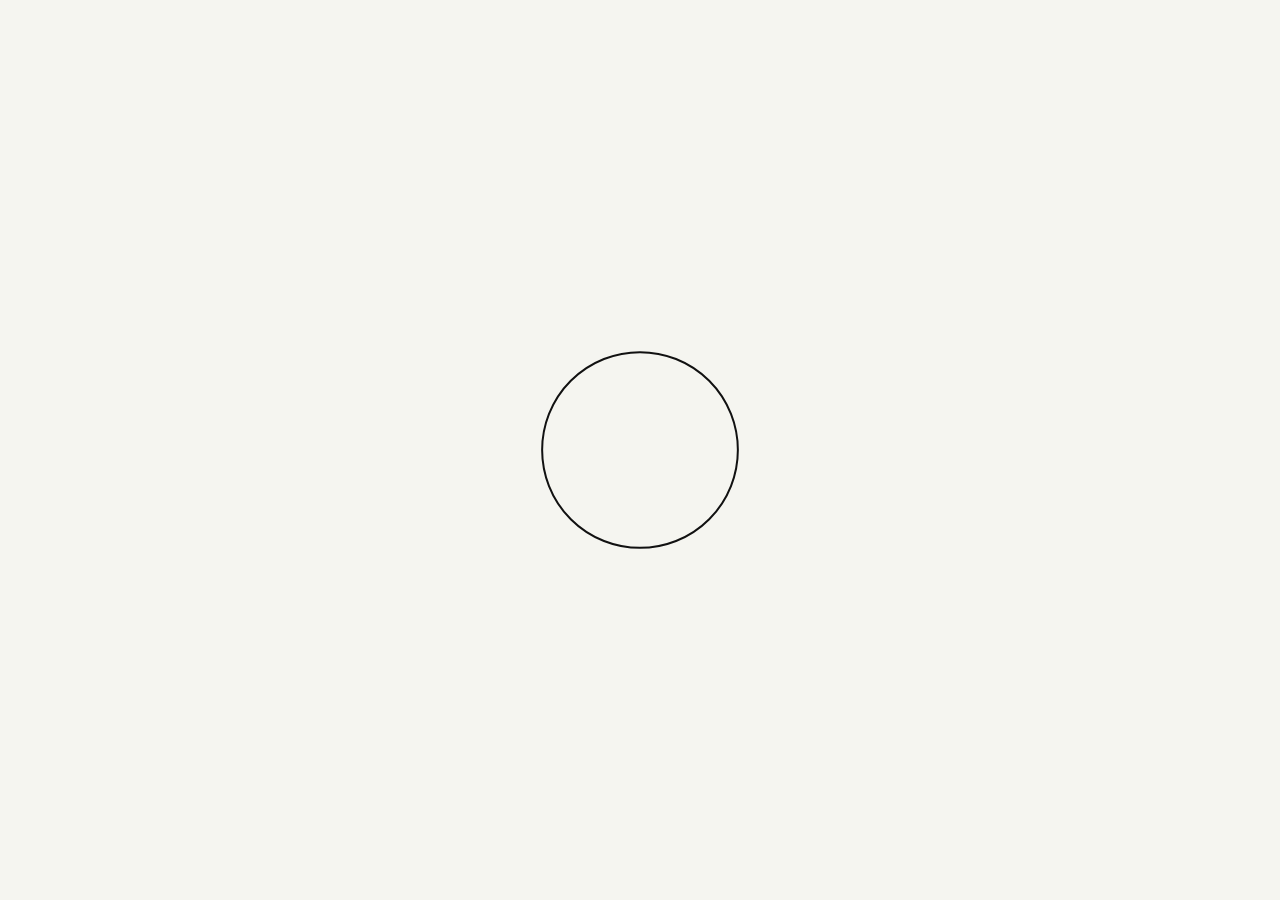
<file: index.html>
<!DOCTYPE html>
<html lang="en">
<head>
  <meta charset="UTF-8" />
  <meta name="viewport" content="width=device-width, initial-scale=1.0" />
  <title>Reusable Studio Engine</title>
  <link rel="stylesheet" href="style.css" />
</head>
<body>
  <canvas id="scene"></canvas>
  <script type="module" src="main.js"></script>
</body>
</html>
</file>
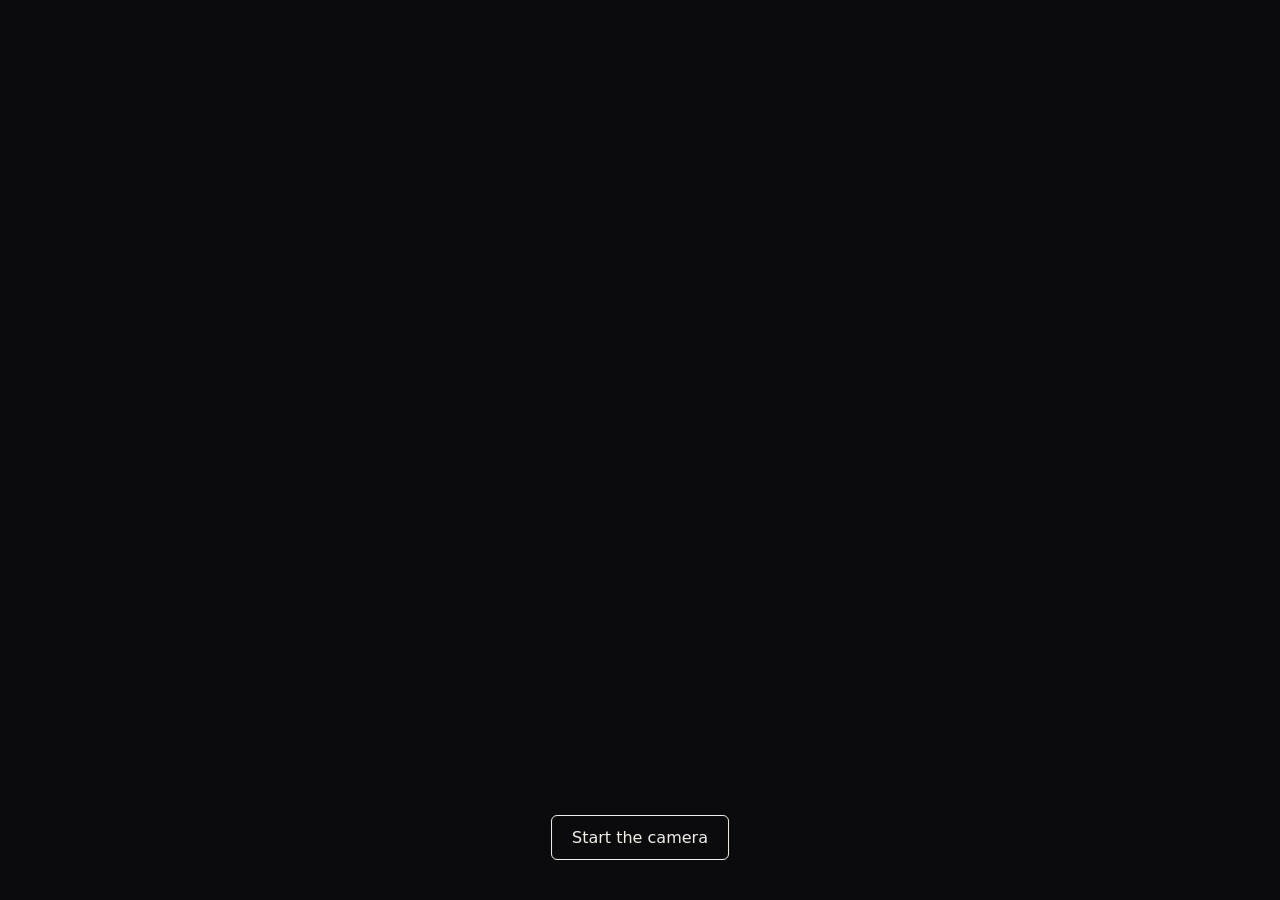
<file: sensor-layer/index.html>
<!doctype html>
<html lang="en">
<head>
  <meta charset="utf-8">
  <meta name="viewport" content="width=device-width, initial-scale=1">
  <title>Held</title>
  <link rel="icon" href="data:,">
  <style>
    html, body { margin: 0; height: 100%; background: #0b0b0d; overflow: hidden; }
    #piece { position: fixed; inset: 0; width: 100vw; height: 100vh; }
    #camera { position: fixed; right: 12px; bottom: 12px; width: 200px; transform: scaleX(-1);
              border-radius: 4px; opacity: 0; pointer-events: none; }
    #camera.shown { opacity: 1; }
    #start { position: fixed; left: 50%; bottom: 40px; transform: translateX(-50%);
             font: 16px/1.2 system-ui, sans-serif; padding: 12px 20px; border-radius: 6px;
             border: 1px solid #f2efe9; background: transparent; color: #f2efe9; cursor: pointer; }
    #start:disabled { opacity: 0.6; cursor: wait; }
    pre { position: fixed; margin: 0; padding: 10px 12px; font: 12px/1.45 ui-monospace, Menlo, monospace;
          color: #f2efe9; background: rgba(0, 0, 0, 0.7); border-radius: 4px; white-space: pre; }
    #readout { left: 12px; top: 12px; }
    #scores { right: 12px; top: 12px; max-height: calc(100vh - 24px); overflow: auto; }
  </style>
</head>
<body>
  <canvas id="piece"></canvas>
  <video id="camera" playsinline muted></video>
  <button id="start">Start the camera</button>
  <pre id="readout" hidden></pre>
  <pre id="scores" hidden></pre>

  <!-- Order matters: the table first, then the fake sensor, then the piece. -->
  <script src="table.js"></script>
  <script src="fake-sense.js"></script>
  <script src="piece.js"></script>
  <script type="module" src="sense.js"></script>
</body>
</html>
</file>
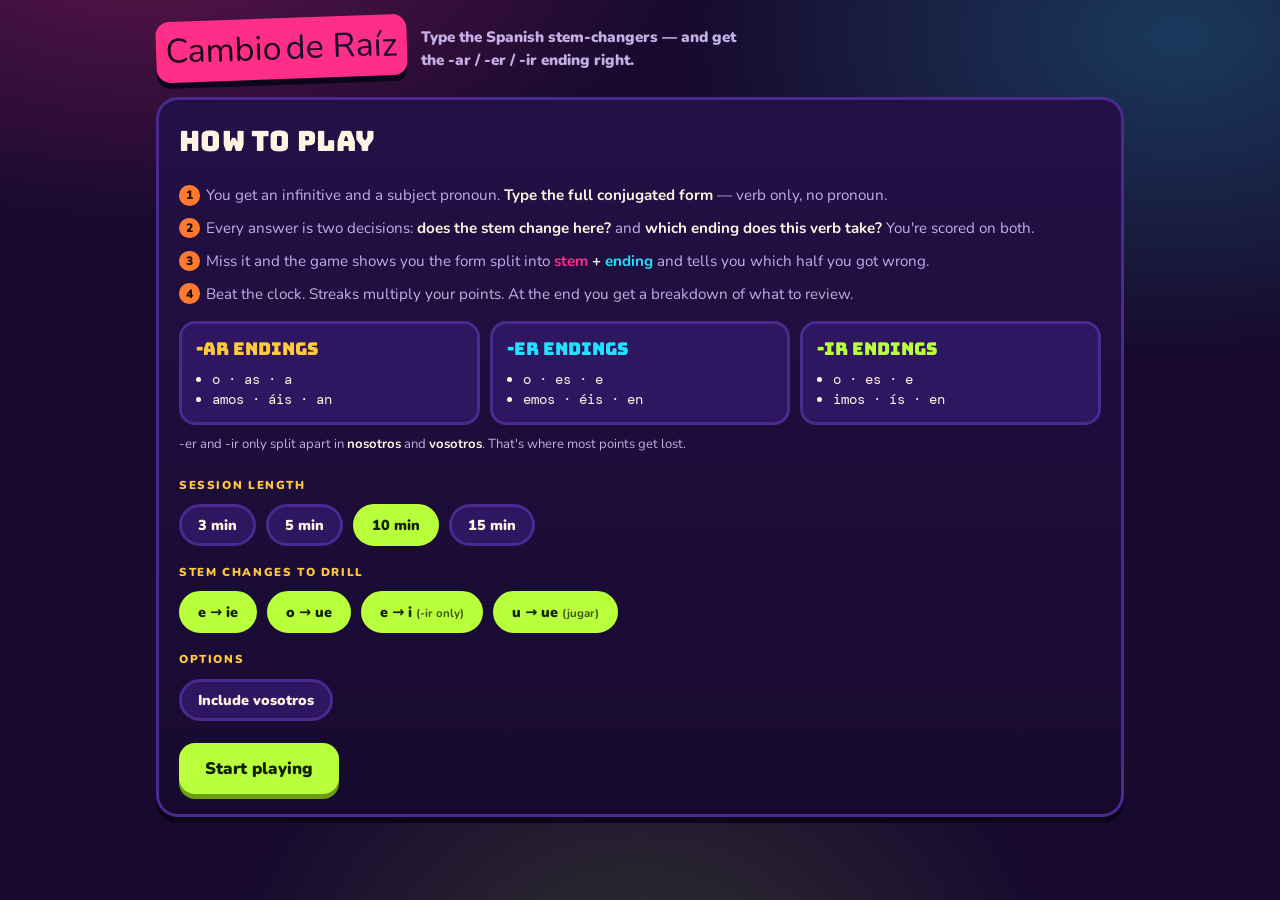
<file: stem-changer-game/index.html>
<!doctype html>
<html lang="en">
<head>
<meta charset="utf-8">
<meta name="viewport" content="width=device-width, initial-scale=1, viewport-fit=cover">
<title>Cambio de Raíz — Spanish Stem-Changer Game</title>
<meta name="description" content="A single-player game for practicing Spanish stem-changing verbs. Type the conjugated form and get the -ar, -er, or -ir ending right.">
<meta name="color-scheme" content="dark">
<meta property="og:title" content="Cambio de Raíz">
<meta property="og:description" content="Type Spanish stem-changers against the clock — and get the -ar / -er / -ir ending right.">
<meta property="og:type" content="website">
<link rel="icon" href="data:image/svg+xml,%3Csvg xmlns='http://www.w3.org/2000/svg' viewBox='0 0 100 100'%3E%3Crect width='100' height='100' rx='22' fill='%23170a2e'/%3E%3Ctext x='50' y='72' font-size='64' font-family='Georgia,serif' font-weight='bold' text-anchor='middle' fill='%23FF2E88'%3E%C3%B1%3C/text%3E%3C/svg%3E">
<link rel="preconnect" href="https://fonts.googleapis.com">
<link rel="preconnect" href="https://fonts.gstatic.com" crossorigin>
<link rel="stylesheet" href="https://fonts.googleapis.com/css2?family=Bungee&family=Nunito:ital,wght@0,400;0,700;0,900;1,700&family=DM+Mono:wght@400;500&display=swap">
<style>
  :root{
    color-scheme: dark;
    --ink:#170a2e;
    --ink2:#231046;
    --ink3:#2f1660;
    --line:#4a2a8f;
    --cream:#FFF3E2;
    --dim:#c3aee6;
    --magenta:#FF2E88;
    --lime:#B8FF3C;
    --cyan:#22E1FF;
    --gold:#FFC93C;
    --orange:#FF7A2F;
    --shadow: 0 6px 0 #0d0519;
  }
  *{box-sizing:border-box}
  html,body{margin:0;height:100%}
  img{max-width:100%}
  :root{padding-top:env(safe-area-inset-top,0px);padding-bottom:env(safe-area-inset-bottom,0px)}
  body{
    background:
      radial-gradient(900px 500px at 12% -8%, rgba(255,46,136,.30), transparent 60%),
      radial-gradient(800px 520px at 92% 4%, rgba(34,225,255,.22), transparent 62%),
      radial-gradient(700px 600px at 50% 112%, rgba(184,255,60,.16), transparent 60%),
      var(--ink);
    color:var(--cream);
    font-family:"Nunito", ui-rounded, "Segoe UI", system-ui, sans-serif;
    font-size:16px;
    line-height:1.5;
    min-height:100%;
  }
  .wrap{max-width:1000px;margin:0 auto;padding-inline:16px;padding-block:18px 40px}
  h1,h2,h3,.disp{font-family:"Bungee", "Nunito", system-ui, sans-serif;font-weight:400;letter-spacing:.01em;text-wrap:balance;margin:0}
  .mono{font-family:"DM Mono", ui-monospace, Menlo, monospace}
  button{font-family:inherit;font-size:1rem;cursor:pointer;border:0}
  button:focus-visible, input:focus-visible{outline:3px solid var(--cyan);outline-offset:3px}
  [hidden]{display:none !important}

  /* ---------- masthead ---------- */
  .top{display:flex;align-items:center;gap:14px;flex-wrap:wrap;margin-bottom:18px}
  .logo{
    display:inline-flex;align-items:baseline;gap:.4ch;
    background:var(--magenta);color:#1a0616;
    padding:.32em .6em;border-radius:14px;box-shadow:var(--shadow);
    transform:rotate(-2deg);
  }
  .logo .a{font-size:clamp(22px,5vw,34px)}
  .logo .b{font-size:clamp(22px,5vw,34px);color:var(--ink)}
  .tagline{font-weight:900;color:var(--dim);font-size:.95rem;max-width:36ch}

  .panel{
    background:linear-gradient(180deg, var(--ink2), var(--ink));
    border:3px solid var(--line);border-radius:22px;
    padding:20px;box-shadow:var(--shadow);
  }

  /* ---------- setup ---------- */
  .fld{display:block;font-weight:900;font-size:.72rem;letter-spacing:.14em;text-transform:uppercase;color:var(--gold);margin-bottom:6px}
  .chips{display:flex;gap:10px;flex-wrap:wrap;margin-top:10px}
  .chip{
    background:var(--ink3);color:var(--cream);border:3px solid var(--line);
    border-radius:999px;padding:8px 16px;font-weight:900;font-size:.9rem;
  }
  .chip[aria-pressed="true"]{background:var(--lime);color:#14210a;border-color:var(--lime)}
  .chip .sm{font-weight:700;opacity:.75;font-size:.8em}
  .btn{
    background:var(--lime);color:#14210a;border-radius:16px;
    padding:14px 26px;font-weight:900;font-size:1.05rem;
    box-shadow:0 5px 0 #6d9c15;transition:transform .08s, box-shadow .08s;
  }
  .btn:active{transform:translateY(4px);box-shadow:0 1px 0 #6d9c15}
  .btn.ghost{background:transparent;color:var(--cream);border:3px solid var(--line);box-shadow:none;padding:11px 20px}
  .btn.small{padding:9px 16px;font-size:.9rem;box-shadow:0 4px 0 #6d9c15}
  .btn.ghost.small{box-shadow:none}

  .how{margin-top:22px;display:grid;gap:10px;font-size:.95rem;color:var(--dim)}
  .how b{color:var(--cream)}
  .num{display:inline-grid;place-items:center;width:1.7em;height:1.7em;border-radius:50%;background:var(--orange);color:#210c02;font-weight:900;font-size:.76rem;margin-right:.55em;vertical-align:1px}
  .endtable{display:grid;grid-template-columns:repeat(3,1fr);gap:10px;margin-top:16px}
  @media (max-width:560px){.endtable{grid-template-columns:1fr}}
  .endcard{border:3px solid var(--line);border-radius:16px;padding:12px 14px;background:var(--ink3)}
  .endcard h4{margin:0 0 6px;font-family:"Bungee",sans-serif;font-weight:400;font-size:1.1rem;color:var(--gold)}
  .endcard.er h4{color:var(--cyan)}
  .endcard.ir h4{color:var(--lime)}
  .endcard ul{margin:0;padding-left:16px;font-family:"DM Mono",monospace;font-size:.86rem;color:var(--cream)}

  /* ---------- hud ---------- */
  .hud{display:flex;gap:12px;align-items:stretch;flex-wrap:wrap;margin-bottom:14px}
  .hudbox{background:var(--ink2);border:3px solid var(--line);border-radius:16px;padding:10px 16px;min-width:100px}
  .hudlab{font-size:.64rem;letter-spacing:.16em;text-transform:uppercase;color:var(--dim);font-weight:900}
  .hudval{font-size:1.5rem;font-weight:900;font-variant-numeric:tabular-nums}
  .hudbox.clock .hudval{color:var(--gold)}
  .hudbox.clock.low{border-color:var(--magenta)}
  .hudbox.clock.low .hudval{color:var(--magenta)}
  .hudbox.sc .hudval{color:var(--lime)}

  /* ---------- play ---------- */
  .stage{display:grid;grid-template-columns:1fr 290px;gap:16px;align-items:start}
  @media (max-width:820px){.stage{grid-template-columns:1fr}}

  .verbcard{position:relative;overflow:hidden}
  .verbcard::after{
    content:"";position:absolute;inset:auto -30% -60% -30%;height:150px;
    background:radial-gradient(closest-side, rgba(255,201,60,.18), transparent);
    pointer-events:none;
  }
  .tags{display:flex;gap:8px;flex-wrap:wrap;align-items:center}
  .kind{display:inline-block;background:var(--gold);color:#2b1a00;font-weight:900;
    padding:5px 12px;border-radius:999px;font-size:.78rem;letter-spacing:.06em}
  .kind.i{background:var(--cyan);color:#052229}
  .kind.e{background:var(--orange);color:#210c02}
  .kind.u{background:var(--lime);color:#14210a}
  .tag2{background:var(--ink3);border:2px solid var(--line);color:var(--cream);font-weight:900;
    padding:4px 11px;border-radius:999px;font-size:.76rem;letter-spacing:.06em}
  .inf{font-size:clamp(38px,9vw,64px);line-height:1;margin:12px 0 4px}
  .inf .hot{color:var(--magenta)}
  .gloss{color:var(--dim);font-style:italic;font-weight:700}
  .ask{margin-top:18px;font-size:1rem;font-weight:900;color:var(--dim)}
  .subj{display:inline-block;background:var(--ink3);border:3px dashed var(--lime);color:var(--lime);
    border-radius:14px;padding:6px 16px;font-size:clamp(20px,4.6vw,30px);font-family:"Bungee",sans-serif;margin-top:6px}
  .subjen{color:var(--dim);font-size:.85rem;font-weight:700;margin-top:6px}

  .answer{display:flex;gap:10px;margin-top:16px;flex-wrap:wrap}
  #resp{flex:1 1 220px;width:100%;background:var(--ink3);color:var(--cream);
    border:3px solid var(--cyan);border-radius:14px;padding:12px 14px;
    font-size:clamp(20px,5vw,30px);font-family:"DM Mono",monospace;font-weight:500;
    text-align:center;letter-spacing:.02em}
  .accents{display:flex;gap:6px;flex-wrap:wrap;margin-top:10px}
  .akey{background:var(--ink3);border:2px solid var(--line);color:var(--cream);border-radius:10px;
    width:40px;height:38px;font-size:1.05rem;font-weight:700;font-family:"DM Mono",monospace}
  .akey:active{background:var(--gold);color:#2b1a00}
  .hint{font-size:.82rem;color:var(--dim);margin-top:8px}

  .verdict{margin-top:16px;border-radius:16px;padding:14px 16px;border:3px solid;font-weight:700}
  .verdict.ok{border-color:var(--lime);background:rgba(184,255,60,.12)}
  .verdict.near{border-color:var(--gold);background:rgba(255,201,60,.12)}
  .verdict.no{border-color:var(--magenta);background:rgba(255,46,136,.12)}
  .verdict .vhead{font-family:"Bungee",sans-serif;font-size:1.2rem;display:block;margin-bottom:4px}
  .built{font-family:"DM Mono",monospace;font-size:clamp(20px,5vw,30px);margin:8px 0 4px}
  .built .stem{color:var(--magenta)}
  .built .end{color:var(--cyan)}
  .built .plus{color:var(--dim);font-size:.6em;padding:0 .2em}
  .legend{font-size:.7rem;letter-spacing:.1em;text-transform:uppercase;font-weight:900;color:var(--dim)}
  .legend .s{color:var(--magenta)}
  .legend .e{color:var(--cyan)}
  .why{font-size:.95rem;color:var(--dim);margin-top:6px}
  .why b{color:var(--cream)}

  /* ---------- boot + helper ---------- */
  .bootlab{font-size:.64rem;letter-spacing:.16em;text-transform:uppercase;color:var(--dim);font-weight:900;margin-bottom:8px}
  .bootgrid{display:grid;grid-template-columns:1fr 1fr;gap:6px}
  .cell{background:var(--ink3);border:2px solid var(--line);border-radius:10px;padding:8px 10px;font-size:.8rem;font-weight:700;color:var(--dim)}
  .cell.in{background:rgba(255,46,136,.22);border-color:var(--magenta);color:var(--cream)}
  .cell.now{outline:3px solid var(--lime);outline-offset:1px}
  .cell small{display:block;color:var(--cream);font-size:.72rem;font-weight:900;letter-spacing:.04em;margin-bottom:2px}
  .cell.in small{color:var(--magenta)}
  .bootnote{font-size:.78rem;color:var(--dim);margin-top:10px}
  .side{display:grid;gap:12px}
  .endsnap{font-family:"DM Mono",monospace;font-size:.9rem;display:grid;gap:3px;margin-top:8px}
  .endsnap div{display:flex;justify-content:space-between;gap:10px;color:var(--dim)}
  .endsnap div.on{color:var(--lime);font-weight:500}
  .endsnap b{color:var(--cream);font-weight:500}
  .endsnap div.on b{color:var(--lime)}

  /* ---------- results ---------- */
  .big{font-size:clamp(34px,11vw,72px);line-height:.95;margin:6px 0 10px}
  .rainbow{background:linear-gradient(92deg,var(--magenta),var(--gold) 38%,var(--lime) 66%,var(--cyan));
    -webkit-background-clip:text;background-clip:text;color:transparent}
  .rescols{display:grid;grid-template-columns:1fr 1fr;gap:16px;margin-top:8px}
  @media (max-width:700px){.rescols{grid-template-columns:1fr}}
  .stat{display:flex;justify-content:space-between;border-bottom:2px dotted var(--line);padding:7px 0;font-weight:700}
  .stat span:last-child{font-variant-numeric:tabular-nums;font-weight:900}
  .subhead{font-weight:900;font-size:.72rem;letter-spacing:.14em;text-transform:uppercase;color:var(--gold);margin:16px 0 6px}
  .bar{display:grid;grid-template-columns:78px 1fr 46px;gap:10px;align-items:center;margin:6px 0;font-weight:900;font-size:.88rem}
  .bar .track{display:block;height:14px;background:var(--ink3);border-radius:999px;overflow:hidden;border:2px solid var(--line)}
  .bar .fill{display:block;height:100%;min-width:3px;background:var(--lime);border-radius:999px}
  .bar .fill.mid{background:var(--gold)}
  .bar .fill.low{background:var(--magenta)}
  .bar em{font-style:normal;font-family:"DM Mono",monospace;font-variant-numeric:tabular-nums;text-align:right}
  .misslist{margin:6px 0 0;padding-left:18px;color:var(--dim);font-size:.92rem}
  .misslist li{margin:3px 0}
  .misslist b{color:var(--cream);font-family:"DM Mono",monospace}
  .callout{margin-top:16px;border:3px solid var(--gold);background:rgba(255,201,60,.12);border-radius:16px;padding:14px 16px;font-weight:700}

  canvas#fx{position:fixed;inset:0;width:100%;height:100%;pointer-events:none;z-index:9}
  @media (prefers-reduced-motion: reduce){*{animation:none !important;transition:none !important}}
  @keyframes pop{0%{transform:scale(.86) rotate(-3deg)}60%{transform:scale(1.04) rotate(1deg)}100%{transform:scale(1) rotate(0)}}
  .popin{animation:pop .28s ease-out}
</style>
</head>
<body>

<canvas id="fx"></canvas>
<div class="wrap">

  <div class="top">
    <div class="logo"><span class="a">Cambio</span><span class="b">de Raíz</span></div>
    <div class="tagline">Type the Spanish stem-changers — and get the -ar / -er / -ir ending right.</div>
  </div>

  <!-- ============ SETUP ============ -->
  <section id="setup" class="panel">
    <h2 style="font-size:clamp(20px,4.4vw,28px)">How to play</h2>
    <div class="how">
      <div><span class="num">1</span>You get an infinitive and a subject pronoun. <b>Type the full conjugated form</b> — verb only, no pronoun.</div>
      <div><span class="num">2</span>Every answer is two decisions: <b>does the stem change here?</b> and <b>which ending does this verb take?</b> You're scored on both.</div>
      <div><span class="num">3</span>Miss it and the game shows you the form split into <b><span style="color:var(--magenta)">stem</span> + <span style="color:var(--cyan)">ending</span></b> and tells you which half you got wrong.</div>
      <div><span class="num">4</span>Beat the clock. Streaks multiply your points. At the end you get a breakdown of what to review.</div>
    </div>

    <div class="endtable">
      <div class="endcard ar"><h4>-ar endings</h4><ul><li>o · as · a</li><li>amos · áis · an</li></ul></div>
      <div class="endcard er"><h4>-er endings</h4><ul><li>o · es · e</li><li>emos · éis · en</li></ul></div>
      <div class="endcard ir"><h4>-ir endings</h4><ul><li>o · es · e</li><li>imos · ís · en</li></ul></div>
    </div>
    <p class="hint" style="margin-top:10px">-er and -ir only split apart in <b style="color:var(--cream)">nosotros</b> and <b style="color:var(--cream)">vosotros</b>. That's where most points get lost.</p>

    <div style="margin-top:22px">
      <span class="fld">Session length</span>
      <div class="chips" id="minchips">
        <button class="chip" data-min="3" aria-pressed="false">3 min</button>
        <button class="chip" data-min="5" aria-pressed="false">5 min</button>
        <button class="chip" data-min="10" aria-pressed="true">10 min</button>
        <button class="chip" data-min="15" aria-pressed="false">15 min</button>
      </div>
    </div>

    <div style="margin-top:18px">
      <span class="fld">Stem changes to drill</span>
      <div class="chips" id="typechips">
        <button class="chip" data-ch="e → ie" aria-pressed="true">e → ie</button>
        <button class="chip" data-ch="o → ue" aria-pressed="true">o → ue</button>
        <button class="chip" data-ch="e → i" aria-pressed="true">e → i <span class="sm">(-ir only)</span></button>
        <button class="chip" data-ch="u → ue" aria-pressed="true">u → ue <span class="sm">(jugar)</span></button>
      </div>
    </div>

    <div style="margin-top:18px">
      <span class="fld">Options</span>
      <div class="chips">
        <button class="chip" id="vos" aria-pressed="false">Include vosotros</button>
      </div>
    </div>

    <div style="margin-top:22px"><button class="btn" id="start">Start playing</button></div>
  </section>

  <!-- ============ PLAY ============ -->
  <section id="play" hidden>
    <div class="hud">
      <div class="hudbox clock" id="clockbox">
        <div class="hudlab">Time left</div>
        <div class="hudval mono" id="clock">10:00</div>
      </div>
      <div class="hudbox sc">
        <div class="hudlab">Score</div>
        <div class="hudval" id="pts">0</div>
      </div>
      <div class="hudbox">
        <div class="hudlab">Streak</div>
        <div class="hudval" id="streak">0</div>
      </div>
      <div class="hudbox">
        <div class="hudlab">Correct</div>
        <div class="hudval" id="tally">0/0</div>
      </div>
      <button class="btn ghost small" id="pause" style="align-self:center">Pause</button>
    </div>

    <div class="stage">
      <div class="panel verbcard">
        <div class="tags">
          <span class="kind" id="kind">o → ue</span>
          <span class="tag2" id="fam">-ir verb</span>
        </div>
        <div class="inf disp" id="inf">dormir</div>
        <div class="gloss" id="gloss">to sleep</div>

        <div class="ask">Conjugate for:</div>
        <div class="subj" id="subj">nosotros</div>
        <div class="subjen" id="subjen">we</div>

        <div class="answer">
          <input type="text" id="resp" autocomplete="off" autocorrect="off" autocapitalize="none" spellcheck="false" placeholder="type it…">
          <button class="btn" id="go">Check</button>
        </div>
        <div class="accents" id="accents"></div>
        <div class="hint">Press Enter to check. Accents count — tap the keys above if you can't type them.</div>

        <div id="verdict" hidden></div>
      </div>

      <div class="side">
        <div class="panel">
          <div class="bootlab">The boot — where the stem changes</div>
          <div class="bootgrid" id="bootgrid"></div>
          <div class="bootnote">Nosotros and vosotros sit outside the boot, so their stem never changes.</div>
        </div>

        <div class="panel">
          <div class="bootlab" id="endlab">-ir endings</div>
          <div class="endsnap" id="endsnap"></div>
        </div>

        <div class="panel">
          <div class="bootlab">Stuck?</div>
          <div class="chips" style="margin-top:8px">
            <button class="btn ghost small" id="hintbtn">Show the rule</button>
            <button class="btn ghost small" id="skipbtn">Skip</button>
          </div>
          <div class="why" id="hintbox" hidden></div>
        </div>

        <button class="btn ghost small" id="endnow">End session</button>
      </div>
    </div>
  </section>

  <!-- ============ RESULTS ============ -->
  <section id="over" class="panel" hidden>
    <div class="disp big rainbow">Time!</div>
    <div class="rescols">
      <div>
        <div class="subhead">Your run</div>
        <div id="stats"></div>
      </div>
      <div>
        <div class="subhead">Accuracy by verb ending</div>
        <div id="bytype"></div>
        <div class="subhead">What went wrong</div>
        <div id="byerr"></div>
      </div>
    </div>
    <div class="subhead">Verbs to review</div>
    <ul class="misslist" id="misslist"></ul>
    <div class="callout" id="advice"></div>
    <div style="margin-top:20px"><button class="btn" id="again">Play again</button></div>
  </section>

</div>

<script>
(function(){
  "use strict";

  /* ---------------- data ---------------- */
  var ENDINGS = {
    ar:["o","as","a","amos","áis","an"],
    er:["o","es","e","emos","éis","en"],
    ir:["o","es","e","imos","ís","en"]
  };
  var PEOPLE = ["yo","tú","él / ella / usted","nosotros","vosotros","ellos / ellas / ustedes"];
  var SHORT  = ["yo","tú","él/ella/Ud.","nosotros","vosotros","ellos/Uds."];
  var ENGL   = ["I","you","he / she / you (formal)","we","you all (Spain)","they / you all"];

  function V(inf,type,change,stem,changed,gloss){
    return {inf:inf,type:type,change:change,stem:stem,changed:changed,gloss:gloss};
  }
  var VERBS = [
    V("pensar","ar","e → ie","pens","piens","to think"),
    V("cerrar","ar","e → ie","cerr","cierr","to close"),
    V("empezar","ar","e → ie","empez","empiez","to begin"),
    V("despertar","ar","e → ie","despert","despiert","to wake up"),
    V("querer","er","e → ie","quer","quier","to want"),
    V("perder","er","e → ie","perd","pierd","to lose"),
    V("entender","er","e → ie","entend","entiend","to understand"),
    V("preferir","ir","e → ie","prefer","prefier","to prefer"),
    V("sentir","ir","e → ie","sent","sient","to feel"),
    V("mentir","ir","e → ie","ment","mient","to lie"),
    V("contar","ar","o → ue","cont","cuent","to count / to tell"),
    V("almorzar","ar","o → ue","almorz","almuerz","to eat lunch"),
    V("recordar","ar","o → ue","record","recuerd","to remember"),
    V("encontrar","ar","o → ue","encontr","encuentr","to find"),
    V("mostrar","ar","o → ue","mostr","muestr","to show"),
    V("soñar","ar","o → ue","soñ","sueñ","to dream"),
    V("poder","er","o → ue","pod","pued","to be able to"),
    V("volver","er","o → ue","volv","vuelv","to return"),
    V("devolver","er","o → ue","devolv","devuelv","to give back"),
    V("dormir","ir","o → ue","dorm","duerm","to sleep"),
    V("morir","ir","o → ue","mor","muer","to die"),
    V("pedir","ir","e → i","ped","pid","to ask for"),
    V("servir","ir","e → i","serv","sirv","to serve"),
    V("repetir","ir","e → i","repet","repit","to repeat"),
    V("vestir","ir","e → i","vest","vist","to dress"),
    V("competir","ir","e → i","compet","compit","to compete"),
    V("jugar","ar","u → ue","jug","jueg","to play")
  ];

  function inBoot(i){ return i!==3 && i!==4; }
  function stemOf(v,i){ return inBoot(i) ? v.changed : v.stem; }
  function endOf(v,i){ return ENDINGS[v.type][i]; }
  function formOf(v,i){ return stemOf(v,i) + endOf(v,i); }

  /* ---------------- helpers ---------------- */
  function strip(s){ return s.normalize("NFD").replace(/[̀-ͯ]/g,""); }
  function clean(s){
    s = s.toLowerCase().trim().replace(/\s+/g," ");
    return s.replace(/^(yo|tú|tu|él|el|ella|usted|ud\.?|nosotros|nosotras|vosotros|vosotras|ellos|ellas|ustedes|uds\.?)\s+/,"");
  }
  function $(id){ return document.getElementById(id); }
  function pick(a){ return a[Math.floor(Math.random()*a.length)]; }
  function esc(s){ return String(s).replace(/[&<>]/g,function(c){return {"&":"&amp;","<":"&lt;",">":"&gt;"}[c];}); }
  function show(id){ ["setup","play","over"].forEach(function(x){ $(x).hidden = (x!==id); }); }

  /* ---------------- state ---------------- */
  var S = {
    phase:"setup", minutes:10, vosotros:false,
    changes:{"e → ie":true,"o → ue":true,"e → i":true,"u → ue":true},
    secs:600, running:false, q:null, answered:false, lastInf:"",
    pts:0, streak:0, best:0, tries:0, right:0, accentOnly:0, skipped:0,
    err:{stem:0, ending:0, both:0, accent:0},
    byType:{ar:{t:0,r:0}, er:{t:0,r:0}, ir:{t:0,r:0}},
    miss:{}
  };

  function pool(){
    var p = VERBS.filter(function(v){ return S.changes[v.change]; });
    return p.length ? p : VERBS;
  }

  /* ---------------- setup UI ---------------- */
  Array.prototype.forEach.call(document.querySelectorAll("#minchips .chip"), function(b){
    b.addEventListener("click", function(){
      Array.prototype.forEach.call(document.querySelectorAll("#minchips .chip"), function(x){ x.setAttribute("aria-pressed","false"); });
      b.setAttribute("aria-pressed","true");
      S.minutes = parseInt(b.dataset.min,10);
    });
  });
  Array.prototype.forEach.call(document.querySelectorAll("#typechips .chip"), function(b){
    b.addEventListener("click", function(){
      var ch = b.dataset.ch, on = b.getAttribute("aria-pressed") === "true";
      var count = Object.keys(S.changes).filter(function(k){ return S.changes[k]; }).length;
      if(on && count <= 1) return;           // keep at least one on
      S.changes[ch] = !on;
      b.setAttribute("aria-pressed", S.changes[ch] ? "true" : "false");
    });
  });
  $("vos").addEventListener("click", function(){
    S.vosotros = !S.vosotros;
    $("vos").setAttribute("aria-pressed", S.vosotros ? "true" : "false");
  });

  "áéíóúüñ".split("").forEach(function(ch){
    var b = document.createElement("button");
    b.className = "akey"; b.type = "button"; b.textContent = ch;
    b.addEventListener("click", function(){ insert(ch); });
    $("accents").appendChild(b);
  });
  function insert(ch){
    var el = $("resp"), a = el.selectionStart, z = el.selectionEnd;
    el.value = el.value.slice(0,a) + ch + el.value.slice(z);
    el.selectionStart = el.selectionEnd = a + ch.length;
    el.focus();
  }

  /* ---------------- flow ---------------- */
  $("start").addEventListener("click", begin);
  $("again").addEventListener("click", function(){ show("setup"); S.phase = "setup"; });
  $("endnow").addEventListener("click", finish);

  function begin(){
    S.phase="play"; S.secs = S.minutes*60; S.running=true; S.lastInf="";
    S.pts=0; S.streak=0; S.best=0; S.tries=0; S.right=0; S.accentOnly=0; S.skipped=0;
    S.err={stem:0,ending:0,both:0,accent:0};
    S.byType={ar:{t:0,r:0},er:{t:0,r:0},ir:{t:0,r:0}};
    S.miss={};
    $("pause").textContent = "Pause";
    show("play"); paintHud(); nextQ();
  }
  function finish(){
    S.running=false; S.phase="over"; results(); show("over");
  }

  setInterval(function(){
    if(S.phase!=="play" || !S.running) return;
    S.secs--;
    if(S.secs<=0){ S.secs=0; paintClock(); finish(); return; }
    paintClock();
  }, 1000);

  function paintClock(){
    var m = Math.floor(S.secs/60), s = S.secs%60;
    $("clock").textContent = m + ":" + (s<10?"0":"") + s;
    $("clockbox").classList.toggle("low", S.secs<=60);
  }
  function paintHud(){
    paintClock();
    $("pts").textContent = S.pts;
    $("streak").textContent = S.streak;
    $("tally").textContent = (S.right + S.accentOnly) + "/" + S.tries;
  }
  $("pause").addEventListener("click", function(){
    S.running = !S.running;
    $("pause").textContent = S.running ? "Pause" : "Resume";
  });

  /* ---------------- questions ---------------- */
  function nextQ(){
    var allowed = S.vosotros ? [0,1,2,3,4,5] : [0,1,2,3,5];
    var p = pool(), v = pick(p), guard = 0;
    while(v.inf === S.lastInf && guard++ < 10 && p.length > 1) v = pick(p);
    S.lastInf = v.inf;
    // weight the no-change forms — that's where the endings actually bite
    var i = Math.random() < 0.3 ? (S.vosotros ? pick([3,4]) : 3) : pick(allowed);
    S.q = {v:v, i:i, answer: formOf(v,i)};
    S.answered = false;

    var hot = v.change.charAt(0);
    var idx = v.inf.lastIndexOf(hot);
    $("inf").innerHTML = idx >= 0
      ? esc(v.inf.slice(0,idx)) + '<span class="hot">' + esc(v.inf.charAt(idx)) + '</span>' + esc(v.inf.slice(idx+1))
      : esc(v.inf);
    $("gloss").textContent = v.gloss;
    $("fam").textContent = "-" + v.type + " verb";
    var k = $("kind");
    k.textContent = v.change;
    k.className = "kind" + (v.change==="e → i" ? " i" : v.change==="u → ue" ? " u" : v.change==="e → ie" ? " e" : "");
    $("subj").textContent = PEOPLE[i];
    $("subjen").textContent = "(" + ENGL[i] + ")";
    $("inf").classList.remove("popin"); void $("inf").offsetWidth; $("inf").classList.add("popin");

    $("verdict").hidden = true;
    $("hintbox").hidden = true;
    $("resp").value = ""; $("resp").disabled = false; $("resp").focus();
    $("go").textContent = "Check";

    paintBoot(i); paintEndings(v,i);
  }

  function paintBoot(now){
    var order = [0,3,1,4,2,5], html = "";
    for(var k=0;k<order.length;k++){
      var i = order[k];
      html += '<div class="cell' + (inBoot(i)?" in":"") + (i===now?" now":"") + '"><small>' +
              esc(SHORT[i]) + '</small>' + (inBoot(i) ? "stem changes" : "no change") + '</div>';
    }
    $("bootgrid").innerHTML = html;
  }
  function paintEndings(v,now){
    $("endlab").textContent = "-" + v.type + " endings";
    var html = "";
    for(var i=0;i<6;i++){
      if(i===4 && !S.vosotros) continue;
      html += '<div class="' + (i===now?"on":"") + '"><span>' + esc(SHORT[i]) + '</span><b>-' + esc(ENDINGS[v.type][i]) + '</b></div>';
    }
    $("endsnap").innerHTML = html;
  }

  /* ---------------- hint / skip ---------------- */
  $("hintbtn").addEventListener("click", function(){
    if(!S.q) return;
    var v = S.q.v, i = S.q.i, b = $("hintbox");
    b.hidden = false;
    b.innerHTML = (inBoot(i)
        ? "<b>" + esc(SHORT[i]) + "</b> is inside the boot, so the stem changes <b>" + esc(v.change) + "</b>."
        : "<b>" + esc(SHORT[i]) + "</b> is outside the boot, so the stem stays <b>" + esc(v.stem) + "-</b>.")
      + " It's an <b>-" + v.type + "</b> verb, so the ending is <b>-" + esc(endOf(v,i)) + "</b>.";
  });
  $("skipbtn").addEventListener("click", function(){
    if(!S.q || S.answered) { nextQ(); return; }
    S.skipped++; S.streak = 0;
    S.miss[S.q.v.inf] = (S.miss[S.q.v.inf]||0) + 1;
    S.answered = true;
    var vd = $("verdict");
    vd.hidden = false; vd.className = "verdict no";
    vd.innerHTML = '<span class="vhead">Skipped — here it is</span>' + buildHTML(S.q.v,S.q.i) + legend() +
      '<div class="why">' + ruleLine(S.q.v,S.q.i) + '</div>';
    $("resp").disabled = true;
    $("go").textContent = "Next →";
    paintHud();
  });

  /* ---------------- answering ---------------- */
  $("go").addEventListener("click", submit);
  $("resp").addEventListener("keydown", function(e){ if(e.key==="Enter"){ e.preventDefault(); submit(); } });
  document.addEventListener("keydown", function(e){
    if(e.key==="Enter" && S.phase==="play" && S.answered){ e.preventDefault(); nextQ(); }
  });

  function submit(){
    if(S.phase!=="play") return;
    if(S.answered){ nextQ(); return; }
    var typed = clean($("resp").value);
    if(!typed) return;
    if(!S.running){ S.running = true; $("pause").textContent = "Pause"; }

    var q = S.q, v = q.v, i = q.i, right = q.answer;
    S.tries++; S.byType[v.type].t++;
    S.answered = true;
    $("resp").disabled = true;
    $("go").textContent = "Next →";

    var exact = typed === right;
    var near  = !exact && strip(typed) === strip(right);
    var vd = $("verdict");
    vd.hidden = false;

    if(exact || near){
      S.streak++;
      if(S.streak > S.best) S.best = S.streak;
      var gain = exact ? (100 + Math.min(S.streak,10)*20) : 40;
      S.pts += gain;
      S.byType[v.type].r++;
      if(exact){ S.right++; } else { S.accentOnly++; S.err.accent++; }
      vd.className = "verdict " + (exact ? "ok" : "near");
      vd.innerHTML = '<span class="vhead">' +
          (exact ? pick(["Perfect!","Nailed it!","That's it!","Clean."]) : "So close — missing accent") +
          "  +" + gain + '</span>' +
        buildHTML(v,i) + legend() +
        '<div class="why">' + ruleLine(v,i) + (exact && S.streak>2 ? " · " + S.streak + " in a row" : "") + '</div>';
      if(exact) confetti();
      paintHud();
      setTimeout(function(){ if(S.answered && S.phase==="play") nextQ(); }, exact ? 1150 : 2400);
    } else {
      S.streak = 0;
      S.miss[v.inf] = (S.miss[v.inf]||0) + 1;
      var d = diagnose(v,i,typed);
      S.err[d.kind]++;
      vd.className = "verdict no";
      vd.innerHTML = '<span class="vhead">' + esc(d.head) + '</span>' +
        '<div class="why">You wrote <b class="mono">' + esc(typed) + '</b>. The form is:</div>' +
        buildHTML(v,i) + legend() +
        '<div class="why">' + d.msg + '</div>';
      paintHud();
    }
  }

  function buildHTML(v,i){
    return '<div class="built"><span class="stem">' + esc(stemOf(v,i)) + '</span>' +
           '<span class="plus">+</span><span class="end">' + esc(endOf(v,i)) + '</span></div>';
  }
  function legend(){
    return '<div class="legend"><span class="s">■ stem</span> &nbsp; <span class="e">■ ending</span></div>';
  }
  function ruleLine(v,i){
    return (inBoot(i)
      ? "Inside the boot → stem goes <b>" + esc(v.change) + "</b>"
      : "Outside the boot → stem stays <b>" + esc(v.stem) + "-</b>")
      + ", and <b>-" + v.type + "</b> verbs take <b>-" + esc(endOf(v,i)) + "</b> here.";
  }

  function diagnose(v,i,typed){
    var end = endOf(v,i), st = stemOf(v,i);
    var endOK = typed.length > end.length && strip(typed.slice(-end.length)) === strip(end);
    var stemOK = typed.indexOf(st) === 0 || strip(typed).indexOf(strip(st)) === 0;
    var flipped = typed.indexOf(inBoot(i) ? v.stem : v.changed) === 0;

    if(!endOK && !stemOK){
      return {kind:"both", head:"Both halves are off",
        msg:"Rebuild it in two steps: stem first, then ending. " + ruleLine(v,i)};
    }
    if(endOK && !stemOK){
      return {kind:"stem", head:"Ending's right — stem isn't",
        msg: flipped
          ? (inBoot(i)
              ? "You used the unchanged stem. <b>" + esc(SHORT[i]) + "</b> is inside the boot, so <b>" + esc(v.inf) + "</b> goes <b>" + esc(v.change) + "</b>."
              : "You changed a stem that shouldn't change. <b>Nosotros and vosotros never stem-change</b> — it stays <b>" + esc(v.stem) + "-</b>.")
          : "The stem here is <b>" + esc(st) + "-</b>. " + ruleLine(v,i)};
    }
    if(!endOK){
      return {kind:"ending", head:"Stem's right — check the ending",
        msg:"<b>" + esc(v.inf) + "</b> is an <b>-" + v.type + "</b> verb, so <b>" + esc(SHORT[i]) + "</b> takes <b>-" + esc(end) + "</b>" +
            (v.type !== "ar" && (i===3 || i===4)
              ? " — this is exactly where -er and -ir split: <b>-emos/-éis</b> vs <b>-imos/-ís</b>."
              : ".")};
    }
    return {kind:"accent", head:"Check your accents", msg: ruleLine(v,i)};
  }

  /* ---------------- results ---------------- */
  function results(){
    var scored = S.right + S.accentOnly;
    var acc = S.tries ? Math.round((scored / S.tries) * 100) : 0;
    $("stats").innerHTML =
      '<div class="stat"><span>Score</span><span>' + S.pts + '</span></div>' +
      '<div class="stat"><span>Perfect answers</span><span>' + S.right + '</span></div>' +
      '<div class="stat"><span>Right but missing an accent</span><span>' + S.accentOnly + '</span></div>' +
      '<div class="stat"><span>Answered</span><span>' + S.tries + '</span></div>' +
      '<div class="stat"><span>Accuracy</span><span>' + acc + '%</span></div>' +
      '<div class="stat"><span>Best streak</span><span>' + S.best + '</span></div>' +
      '<div class="stat"><span>Skipped</span><span>' + S.skipped + '</span></div>';

    var bt = "";
    ["ar","er","ir"].forEach(function(t){
      var o = S.byType[t], pct = o.t ? Math.round(o.r/o.t*100) : 0;
      var cls = pct >= 80 ? "" : pct >= 55 ? " mid" : " low";
      bt += '<div class="bar"><span>-' + t + ' verbs</span>' +
            '<span class="track"><span class="fill' + cls + '" style="width:' + (o.t?pct:0) + '%"></span></span>' +
            '<em>' + (o.t ? pct + "%" : "—") + '</em></div>';
    });
    $("bytype").innerHTML = bt;

    var e = S.err, tot = e.stem + e.ending + e.both + e.accent;
    $("byerr").innerHTML = tot === 0
      ? '<p class="misslist" style="list-style:none;padding:0">No mistakes to break down.</p>'
      : '<div class="stat"><span>Stem change</span><span>' + e.stem + '</span></div>' +
        '<div class="stat"><span>Wrong ending</span><span>' + e.ending + '</span></div>' +
        '<div class="stat"><span>Both</span><span>' + e.both + '</span></div>' +
        '<div class="stat"><span>Accent only</span><span>' + e.accent + '</span></div>';

    var keys = Object.keys(S.miss).sort(function(a,b){ return S.miss[b]-S.miss[a]; }).slice(0,6);
    $("misslist").innerHTML = keys.length
      ? keys.map(function(m){
          var v = VERBS.filter(function(x){ return x.inf===m; })[0];
          return "<li><b>" + esc(m) + "</b> — " + esc(v.change) + ", -" + v.type + " verb (" + esc(v.gloss) + ") ×" + S.miss[m] + "</li>";
        }).join("")
      : "<li>Nothing missed. Go up a difficulty: turn on vosotros.</li>";

    var advice;
    if(S.tries === 0) advice = "No answers yet — hit Play again and type a few.";
    else if(e.ending > e.stem && e.ending > 0) advice = "Endings are costing you more than stem changes. Drill the nosotros row: -ar takes -amos, -er takes -emos, -ir takes -imos.";
    else if(e.stem > 0 && e.stem >= e.ending) advice = "Stem changes are the gap. Picture the boot: yo, tú, él and ellos change — nosotros and vosotros never do.";
    else if(e.accent > 0) advice = "Your grammar is solid; you're just dropping accents. Watch -áis, -éis and -ís.";
    else advice = "Clean run. Add vosotros or a longer session to push it.";
    $("advice").textContent = advice;
  }

  /* ---------------- confetti ---------------- */
  var cv = $("fx"), cx = cv.getContext("2d"), bits = [], raf = null;
  var reduce = window.matchMedia && window.matchMedia("(prefers-reduced-motion: reduce)").matches;
  function sizeCanvas(){
    var d = window.devicePixelRatio || 1;
    cv.width = window.innerWidth * d; cv.height = window.innerHeight * d;
    cx.setTransform(d,0,0,d,0,0);
  }
  sizeCanvas();
  window.addEventListener("resize", sizeCanvas);
  var CC = ["#FF2E88","#B8FF3C","#22E1FF","#FFC93C","#FF7A2F","#FFF3E2"];
  function confetti(){
    if(reduce) return;
    var w = window.innerWidth, h = window.innerHeight;
    for(var i=0;i<70;i++){
      bits.push({
        x:w*0.38 + Math.random()*w*0.24, y:h*0.42,
        vx:(Math.random()-0.5)*11, vy:-6-Math.random()*9,
        s:5+Math.random()*7, c:CC[i%CC.length], r:Math.random()*6, vr:(Math.random()-0.5)*0.4, life:0
      });
    }
    if(!raf) raf = requestAnimationFrame(tick);
  }
  function tick(){
    cx.clearRect(0,0,window.innerWidth,window.innerHeight);
    for(var i=bits.length-1;i>=0;i--){
      var b = bits[i];
      b.vy += 0.34; b.x += b.vx; b.y += b.vy; b.r += b.vr; b.life++;
      cx.save(); cx.translate(b.x,b.y); cx.rotate(b.r);
      cx.fillStyle = b.c; cx.fillRect(-b.s/2,-b.s/2,b.s,b.s*0.62); cx.restore();
      if(b.y > window.innerHeight + 40 || b.life > 260) bits.splice(i,1);
    }
    if(bits.length) raf = requestAnimationFrame(tick);
    else { raf = null; cx.clearRect(0,0,window.innerWidth,window.innerHeight); }
  }

  /* ---------------- boot ---------------- */
  show("setup");
  paintBoot(0);
})();
</script>
</body>
</html>
</file>
<file: style.css>
* {
  margin: 0;
  padding: 0;
  box-sizing: border-box;
}

html,
body {
  width: 100%;
  height: 100%;
  background: #f5f5f0;
  overflow: hidden;
}

#scene {
  display: block;
  width: 100vw;
  height: 100vh;
}
</file>
